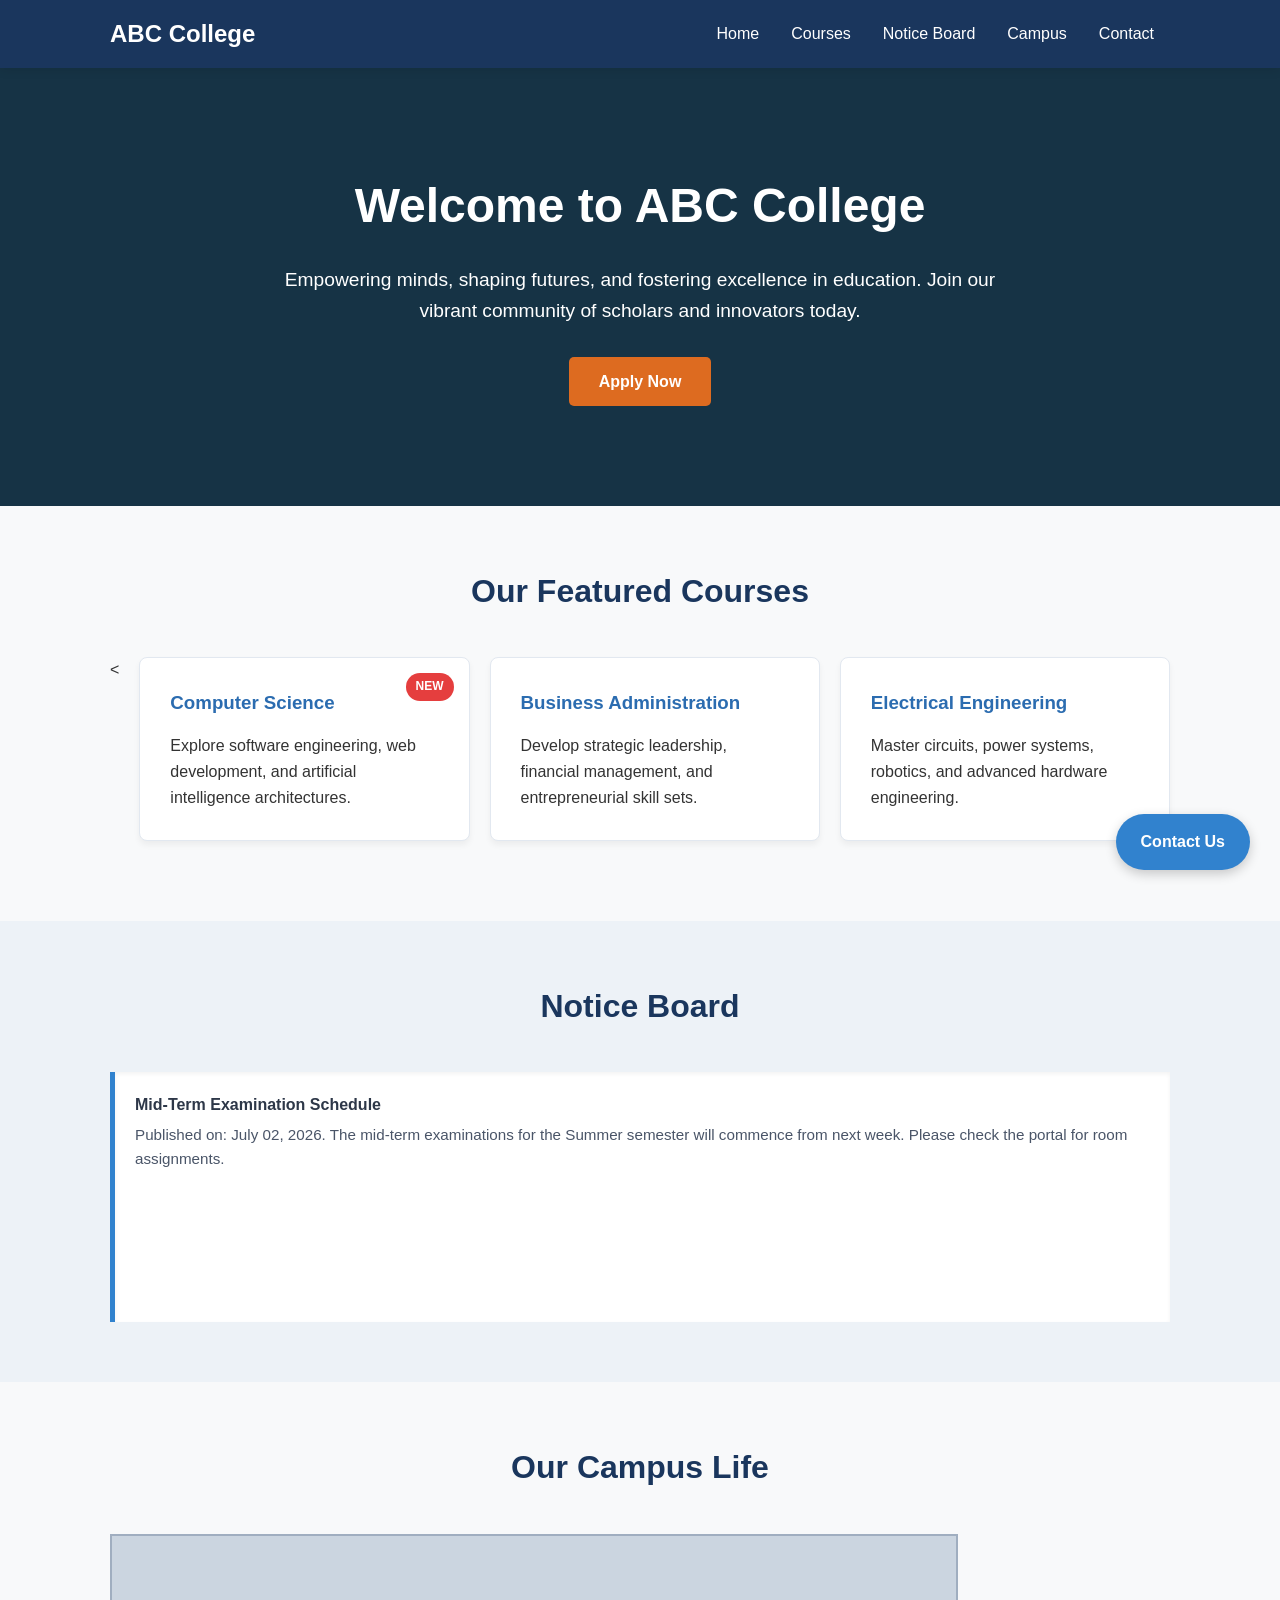
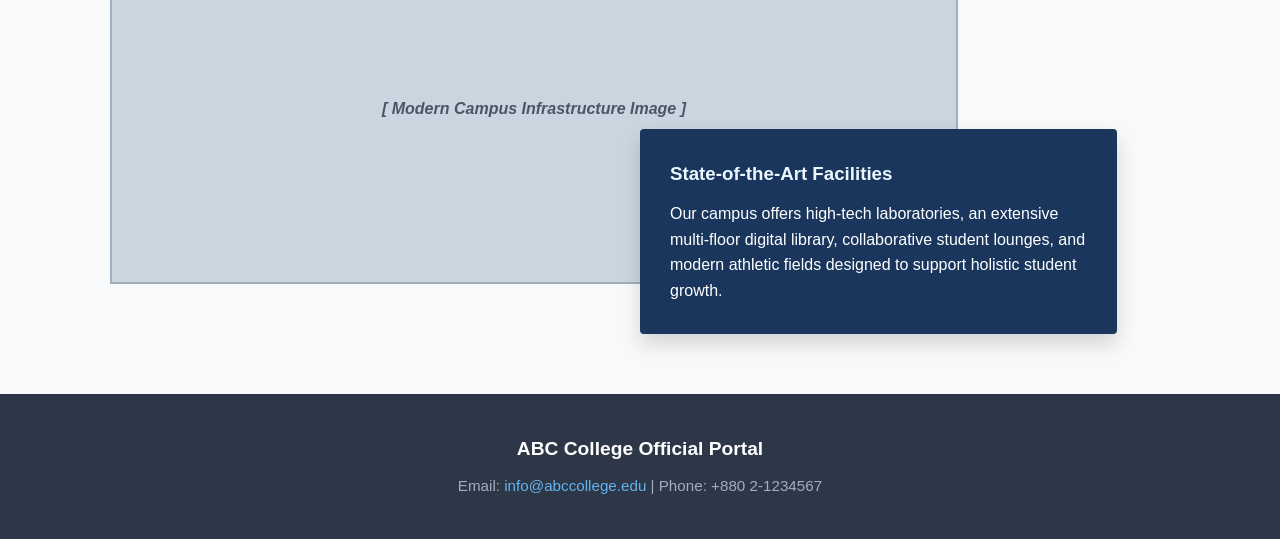
<file: Index.html>
<!DOCTYPE html>
<html lang="en">
<head>
    <meta charset="UTF-8">
    <meta name="viewport" content="width=device-width, initial-scale=1.0">
    <title>ABC College | Homepage</title>
    
    <link rel="stylesheet" href="Style.css">
</head>
<body>

    
    <header id="main-header">
        <div class="container header-flex">
            <h1 class="logo">ABC College</h1>
            <nav>
                <ul class="nav-links">
                    <li><a href="#welcome">Home</a></li>
                    <li><a href="#courses">Courses</a></li>
                    <li><a href="#notice">Notice Board</a></li>
                    <li><a href="#campus">Campus</a></li>
                    <li><a href="#footer">Contact</a></li>
                </ul>
            </nav>
        </div>
    </header>

    
    <section id="welcome" class="welcome-section">
        <div class="container welcome-content">
            <h2>Welcome to ABC College</h2>
            <p>Empowering minds, shaping futures, and fostering excellence in education. Join our vibrant community of scholars and innovators today.</p>
            <a href="#" class="btn btn-primary">Apply Now</a>
        </div>
    </section>

    
    <section id="courses" class="courses-section">
        <div class="container">
            <h2 class="section-title">Our Featured Courses</h2>
            <div class="courses-grid">
                <
                <div class="card">
                    <span class="badge">New</span>
                    <h3>Computer Science</h3>
                    <p>Explore software engineering, web development, and artificial intelligence architectures.</p>
                </div>
                
                <div class="card">
                    <h3>Business Administration</h3>
                    <p>Develop strategic leadership, financial management, and entrepreneurial skill sets.</p>
                </div>
                
                <div class="card">
                    <h3>Electrical Engineering</h3>
                    <p>Master circuits, power systems, robotics, and advanced hardware engineering.</p>
                </div>
            </div>
        </div>
    </section>

    
    <section id="notice" class="notice-section">
        <div class="container">
            <h2 class="section-title">Notice Board</h2>
            <div class="notice-box">
                <div class="notice-item">
                    <h4>Mid-Term Examination Schedule</h4>
                    <p>Published on: July 02, 2026. The mid-term examinations for the Summer semester will commence from next week. Please check the portal for room assignments.</p>
                </div>
                
                
        </div>
    </section>

    
    <section id="campus" class="campus-section">
        <div class="container">
            <h2 class="section-title">Our Campus Life</h2>
            <div class="campus-container">
                <!-- Image Placeholder Block -->
                <div class="campus-image-placeholder">
                    <p class="placeholder-text">[ Modern Campus Infrastructure Image ]</p>
                </div>
                <!-- Overlapping Info Box -->
                <div class="campus-info-box">
                    <h3>State-of-the-Art Facilities</h3>
                    <p>Our campus offers high-tech laboratories, an extensive multi-floor digital library, collaborative student lounges, and modern athletic fields designed to support holistic student growth.</p>
                </div>
            </div>
        </div>
    </section>

    
    <a href="#footer" class="fixed-contact-btn">Contact Us</a>

    
    <footer id="footer">
        <div class="container">
            <p class="footer-college-name">ABC College Official Portal</p>
            <p>Email: <a href="mailto:info@abccollege.edu">info@abccollege.edu</a> | Phone: +880 2-1234567</p>
            
        </div>
    </footer>

</body>
</html>
</file>
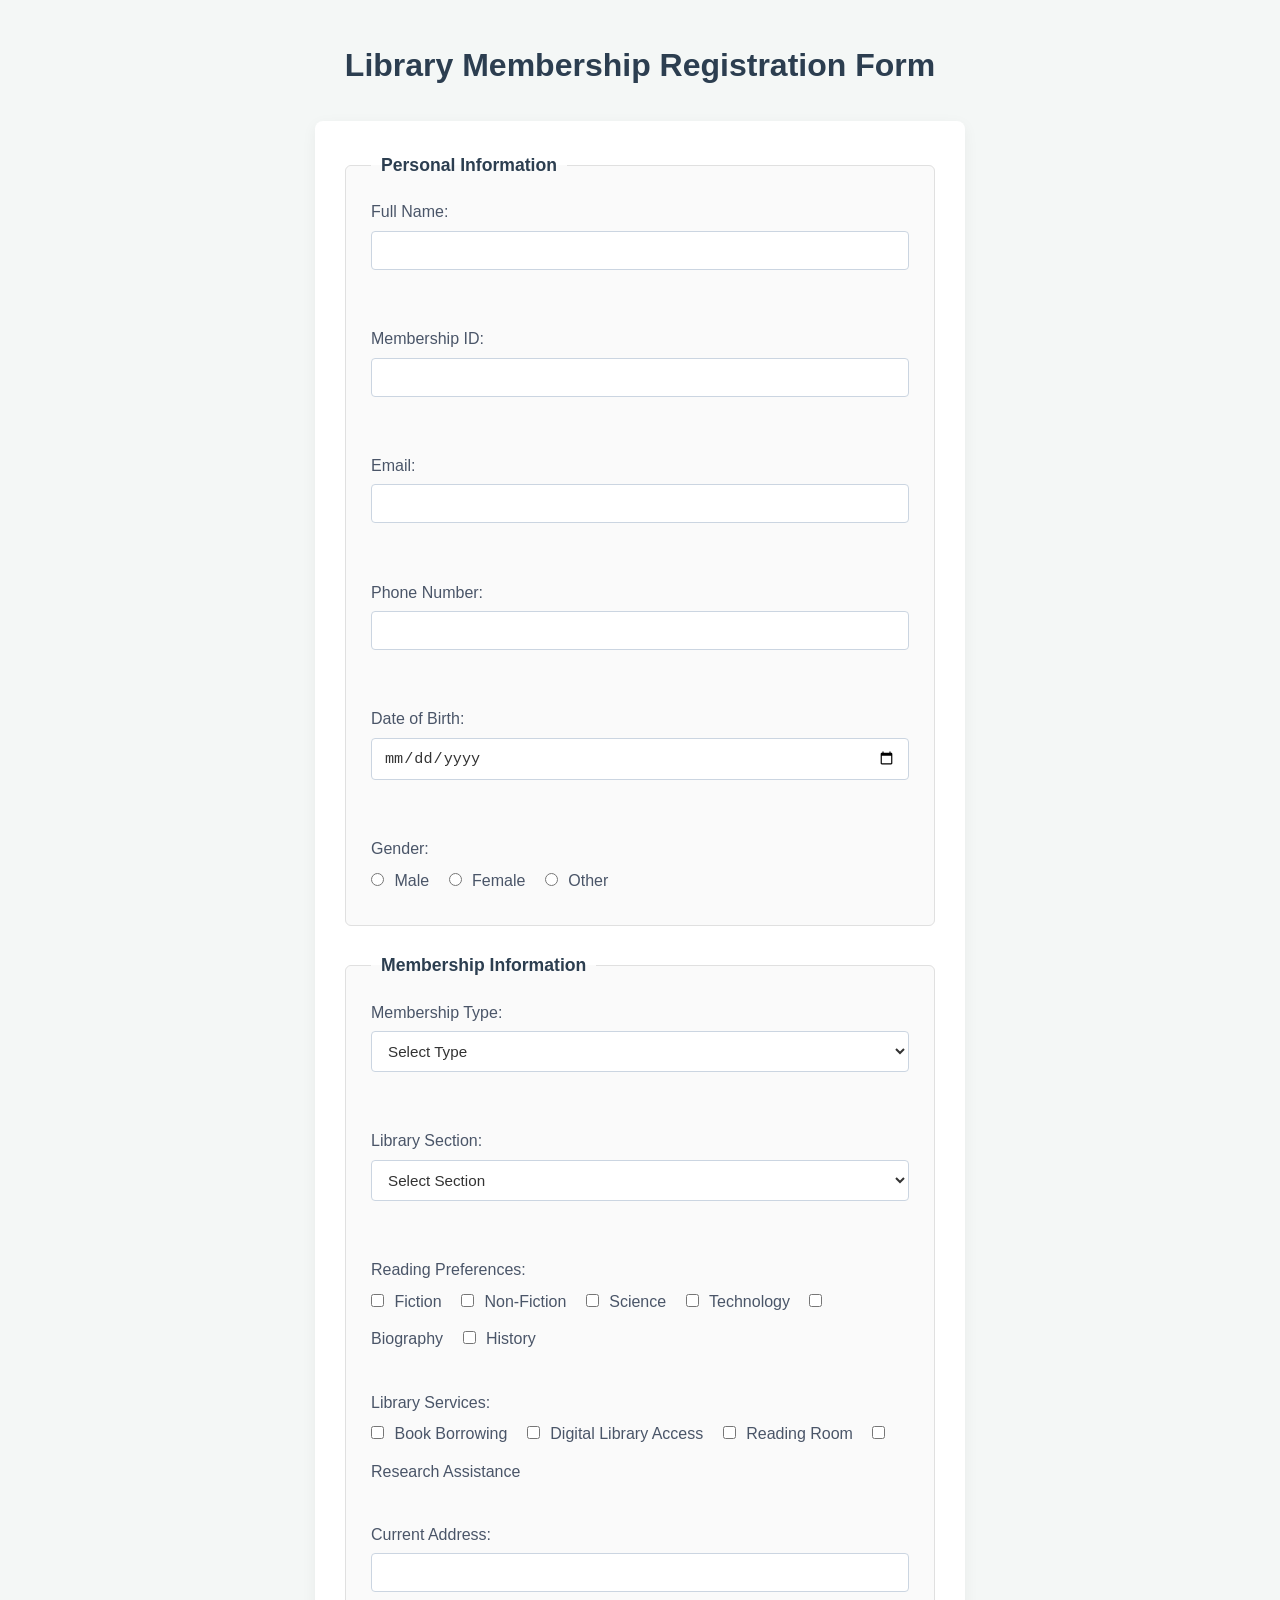
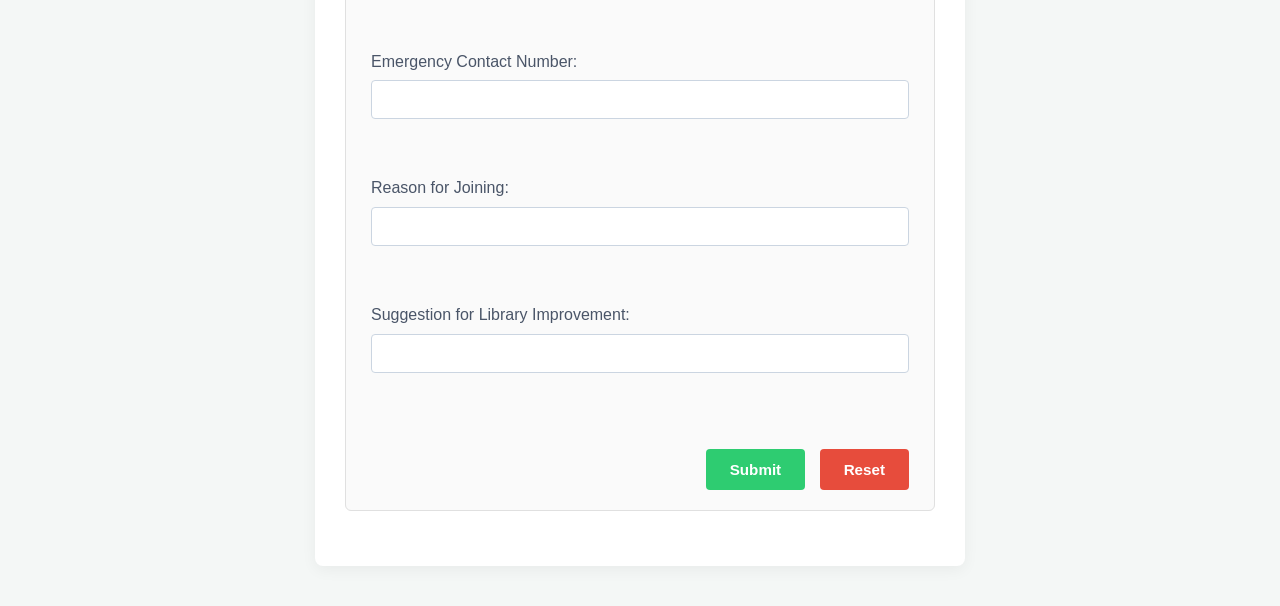
<file: HOME TASK/Index.html>
<!DOCTYPE html>
<html lang="en">
<head>
    <meta charset="UTF-8">
    <meta name="viewport" content="width=device-width, initial-scale=1.0">
    <title>Library Membership Registration Form</title>
    <link rel="stylesheet" href="Stylee.css">
</head>
<body>

    <h1>Library Membership Registration Form</h1>

    <form action="#" method="post">
        
        <fieldset>
            <legend>Personal Information</legend>
            
            <label for="fname">Full Name:</label>
            <input type="text" name="fname" id="fname" required>
            
            <br><br>
            
            <label for="mid">Membership ID:</label>
            <input type="text" name="mid" id="mid" required>
            
            <br><br>
            
            <label for="email">Email:</label>
            <input type="email" name="email" id="email" required>
            
            <br><br>
            
            <label for="phone">Phone Number:</label>
            <input type="tel" name="phone" id="phone" required>
            
            <br><br>
            
            <label for="DoB">Date of Birth:</label>
            <input type="date" name="DoB" id="DoB" required>
            
            <br><br>
            
            <label>Gender:</label><br>
            <input type="radio" name="gender" id="male" value="Male">
            <label for="male">Male</label>
            
            <input type="radio" name="gender" id="female" value="Female">
            <label for="female">Female</label>
            
            <input type="radio" name="gender" id="other" value="Other">
            <label for="other">Other</label>
        </fieldset>

        <fieldset>
            <legend>Membership Information</legend>
            
            <label for="mtype">Membership Type:</label>
            <select name="mtype" id="mtype">
                <option value="">Select Type</option>  
                <option value="student">Student</option>  
                <option value="faculty">Faculty</option>  
                <option value="researcher">Researcher</option>
                <option value="general member">General Member</option>
            </select>
            
            <br><br>
            
            <label for="libsec">Library Section:</label>
            <select name="libsec" id="libsec">
                <option value="">Select Section</option>  
                <option value="scienceandtechnology">Science and Technology</option>  
                <option value="literature">Literature</option>  
                <option value="businesstudies">Business Studies</option>
                <option value="history">History</option>
                <option value="artsandculture">Arts and Culture</option>
            </select>
            
            <br><br>
            
            <label>Reading Preferences:</label><br>
            <input type="checkbox" name="reading_prefs[]" id="fiction" value="Fiction">
            <label for="fiction">Fiction</label>
            
            <input type="checkbox" name="reading_prefs[]" id="nonfiction" value="Non-Fiction">
            <label for="nonfiction">Non-Fiction</label>
            
            <input type="checkbox" name="reading_prefs[]" id="science" value="Science">
            <label for="science">Science</label>
            
            <input type="checkbox" name="reading_prefs[]" id="technology" value="Technology">
            <label for="technology">Technology</label>
            
            <input type="checkbox" name="reading_prefs[]" id="biography" value="Biography">
            <label for="biography">Biography</label>
            
            <input type="checkbox" name="reading_prefs[]" id="history_pref" value="History">
            <label for="history_pref">History</label>
            
            <br><br>

            <label>Library Services:</label><br>
            <input type="checkbox" name="library_services[]" id="book_borrowing" value="Book Borrowing">
            <label for="book_borrowing">Book Borrowing</label>
            
            <input type="checkbox" name="library_services[]" id="digital_access" value="Digital Library Access">
            <label for="digital_access">Digital Library Access</label>
            
            <input type="checkbox" name="library_services[]" id="reading_room" value="Reading Room">
            <label for="reading_room">Reading Room</label>
            
            <input type="checkbox" name="library_services[]" id="research_assistance" value="Research Assistance">
            <label for="research_assistance">Research Assistance</label>
            
            <br><br>

            <label for="curradd">Current Address:</label>
            <input type="text" name="curradd" id="curradd" required>
            
            <br><br>
            
            <label for="emnum">Emergency Contact Number:</label>
            <input type="text" name="emnum" id="emnum" required>
            
            <br><br>
            
            <label for="join">Reason for Joining:</label>
            <input type="text" name="join" id="join" required>
            
            <br><br>
            
            <label for="suggession">Suggestion for Library Improvement:</label>
            <input type="text" name="suggession" id="suggession" required>
            
            <br><br>
            
            <div class="button-container">
                <input type="submit" value="Submit">
                <input type="reset" value="Reset">
            </div>

        </fieldset>

    </form>
</body>
</html>
</file>
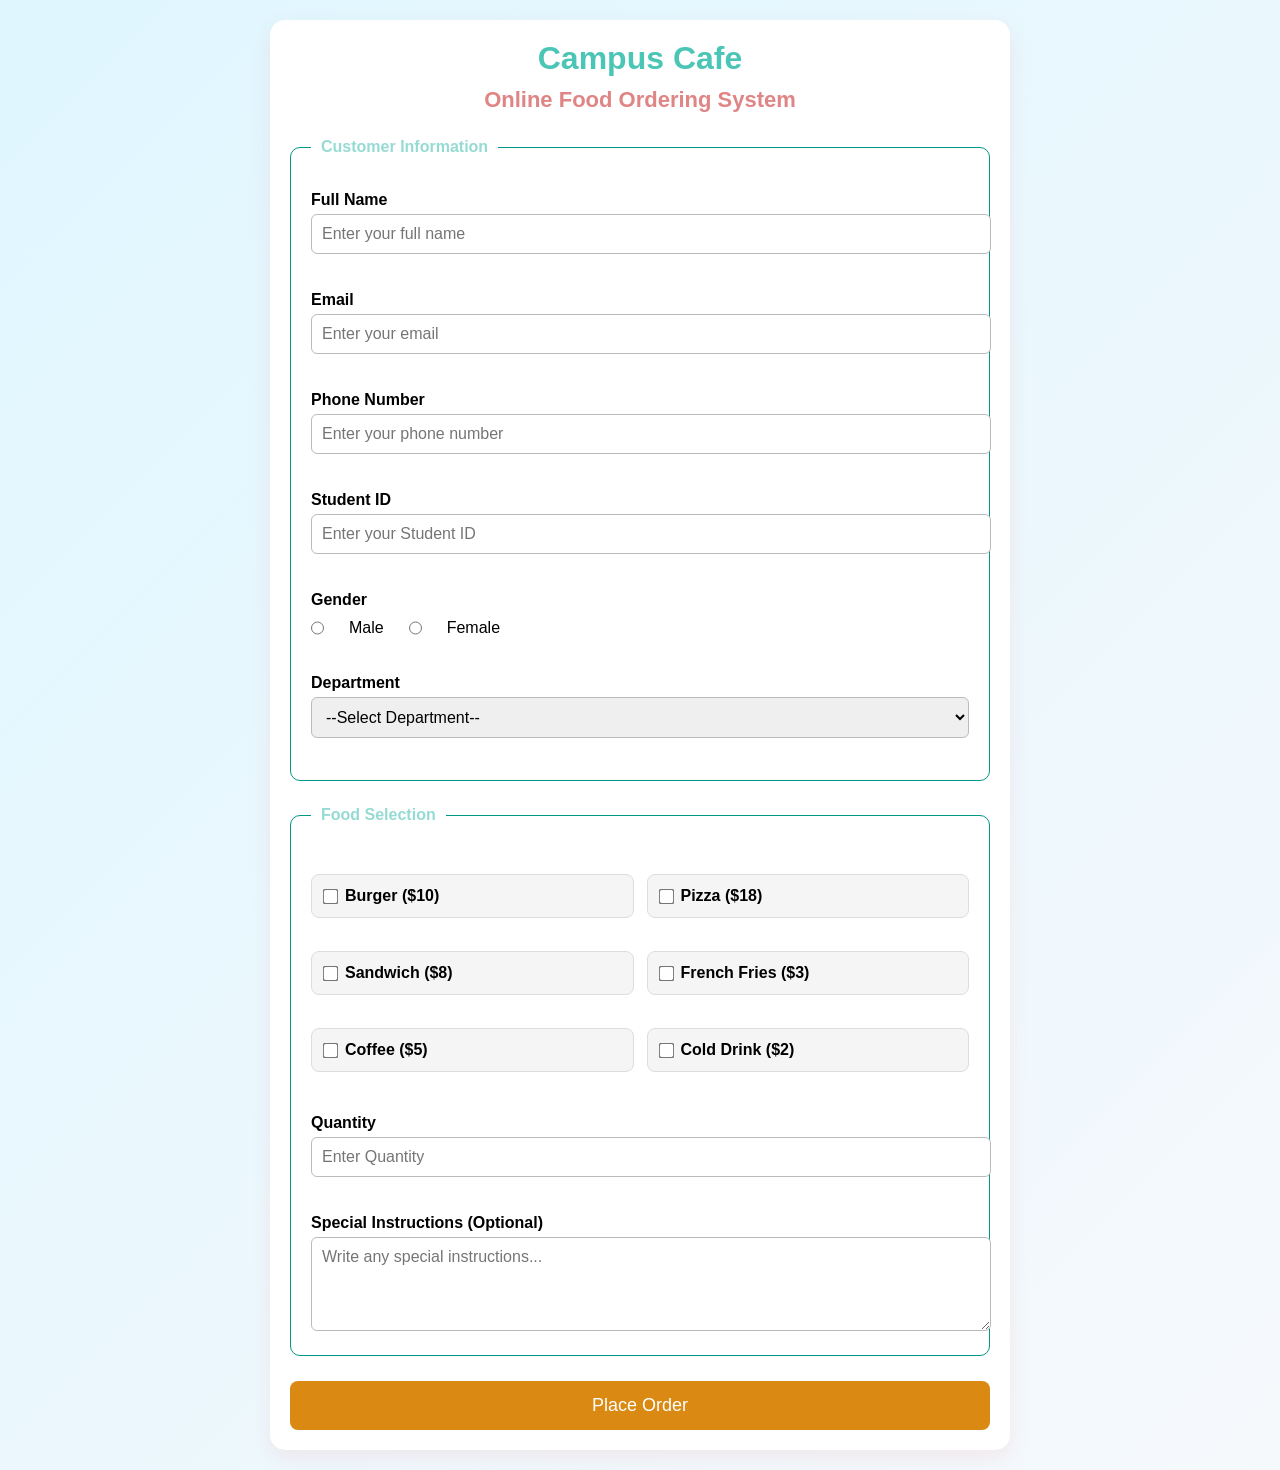
<file: Lab Task Final1/index.html>
<!DOCTYPE html>
<html lang="en">
<head>
    <meta charset="UTF-8">
    <meta name="viewport" content="width=device-width, initial-scale=1.0">
    <title>Campus Café - Online Food Ordering System</title>
    <link rel="stylesheet" href="style.css">
</head>
<body>
 
<div class="container">
 
    <h1>Campus Cafe</h1>
    <h2>Online Food Ordering System</h2>
 
    <form id="orderForm">
 
        <fieldset>
            <legend>Customer Information</legend>
 
            <label>Full Name</label>
            <input type="text" id="name" placeholder="Enter your full name">
            <small class="error" id="nameError"></small>
 
            <label>Email</label>
            <input type="email" id="email" placeholder="Enter your email">
            <small class="error" id="emailError"></small>
 
            <label>Phone Number</label>
            <input type="text" id="phone" placeholder="Enter your phone number">
            <small class="error" id="phoneError"></small>
 
            <label>Student ID</label>
            <input type="text" id="studentId" placeholder="Enter your Student ID">
            <small class="error" id="studentIdError"></small>
 
            <label>Gender</label>
 
            <div class="radio-group">
                <input type="radio" name="gender" id="male" value="Male">
                <label for="male">Male</label>
 
                <input type="radio" name="gender" id="female" value="Female">
                <label for="female">Female</label>
            </div>
 
            <small class="error" id="genderError"></small>
 
            <label>Department</label>
 
            <select id="department">
                <option value="">--Select Department--</option>
                <option value="CSE">CSE</option>
                <option value="EEE">EEE</option>
                <option value="BBA">BBA</option>
                <option value="English">English</option>
                <option value="Other">Other</option>
            </select>
 
            <small class="error" id="departmentError"></small>
 
        </fieldset>
 
        <fieldset>
            <legend>Food Selection</legend>
 
            <div class="food-list">
 
                <label>
                    <input type="checkbox" class="food" value="Burger" data-price="5">
                    Burger ($10)
                </label>
 
                <label>
                    <input type="checkbox" class="food" value="Pizza" data-price="8">
                    Pizza ($18)
                </label>
 
                <label>
                    <input type="checkbox" class="food" value="Sandwich" data-price="4">
                    Sandwich ($8)
                </label>
 
                <label>
                    <input type="checkbox" class="food" value="French Fries" data-price="3">
                    French Fries ($3)
                </label>
 
                <label>
                    <input type="checkbox" class="food" value="Coffee" data-price="2">
                    Coffee ($5)
                </label>
 
                <label>
                    <input type="checkbox" class="food" value="Cold Drink" data-price="2">
                    Cold Drink ($2)
                </label>
 
            </div>
 
            <small class="error" id="foodError"></small>
 
            <label>Quantity</label>
            <input type="number" id="quantity" min="1" placeholder="Enter Quantity">
            <small class="error" id="quantityError"></small>
 
            <label>Special Instructions (Optional)</label>
            <textarea id="instruction" rows="4" placeholder="Write any special instructions..."></textarea>
 
        </fieldset>
 
        <button type="submit">Place Order</button>
 
    </form>
 
    <div id="result"></div>
 
</div>
 
<script src="script.js"></script>
 
</body>
</html>
</file>
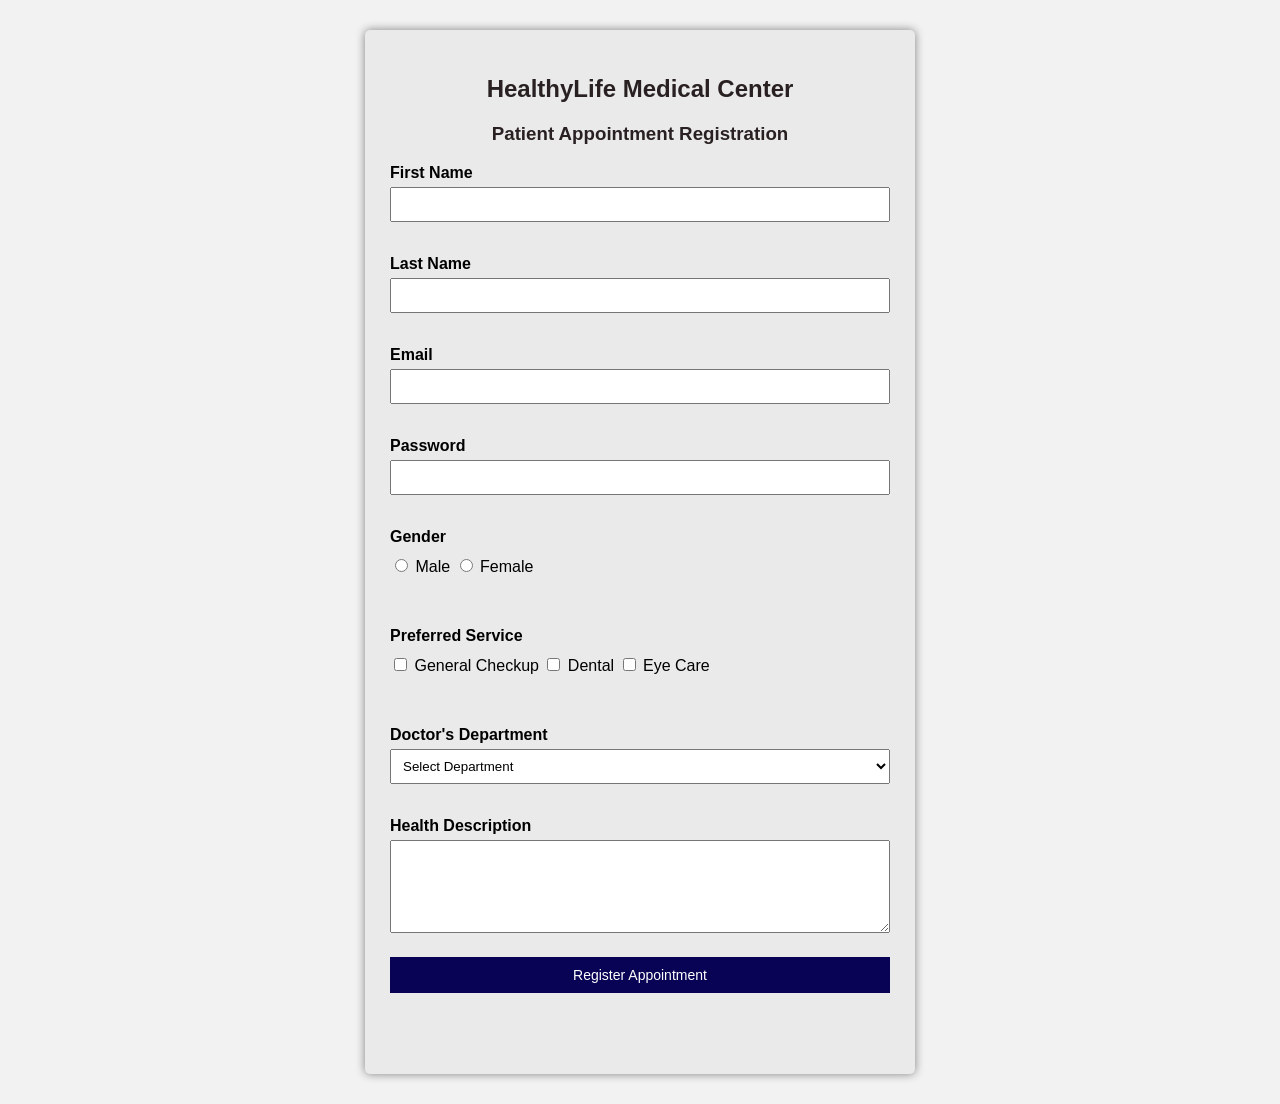
<file: Lab_final_MID/index.html>
<!DOCTYPE html>
<html lang="en">
<head>
    <meta charset="UTF-8">
    <meta name="viewport" content="width=device-width, initial-scale=1.0">
    <title>HealthyLife Medical Center</title>
    <link rel="stylesheet" href="style.css">
</head>
<body>
    <div class="container">
 
    <h2>HealthyLife Medical Center</h2>
    <h3>Patient Appointment Registration</h3>
 
    <form id="appointmentForm">
 
        <label>First Name</label>
        <input type="text" id="fname">
        <small class="error" id="fnameError"></small>
        <br/><br/>
 
        <label>Last Name</label>
        <input type="text" id="lname">
        <small class="error" id="lnameError"></small>
        <br/><br/>
 
        <label>Email</label>
        <input type="email" id="email">
        <small class="error" id="emailError"></small>
        <br/><br/>
 
        <label>Password</label>
        <input type="password" id="password">
        <small class="error" id="passwordError"></small>
        <br/><br/>
 
        <label>Gender</label>
       
        <div class="radio-group">
            <input type="radio" name="gender" value="Male"> Male
            <input type="radio" name="gender" value="Female"> Female
        </div>
        <br/><br/>
 
        <small class="error" id="genderError"></small>
 
        <label>Preferred Service</label>
        <div class="checkbox-group">
            <input type="checkbox" class="service" value="General Checkup"> General Checkup
            <input type="checkbox" class="service" value="Dental"> Dental
            <input type="checkbox" class="service" value="Eye Care"> Eye Care
        </div>
        <br/><br/>
 
        <small class="error" id="serviceError"></small>
 
        <label>Doctor's Department</label>
 
        <select id="department">
            <option value="">Select Department</option>
            <option>Cardiology</option>
            <option>Neurology</option>
            <option>Orthopedics</option>
            <option>Dermatology</option>
        </select>
        <br/><br/>
 
        <small class="error" id="departmentError"></small>
 
        <label>Health Description</label>
 
        <textarea id="description" rows="5"></textarea>
        <small class="error" id="descriptionError"></small>
        <button type="submit">Register Appointment</button>
    </form>
    <br/><br/>
 
    <h3 id="successMessage"></h3>
</div>
<script src="script.js"></script>

</body>
</html>
</file>
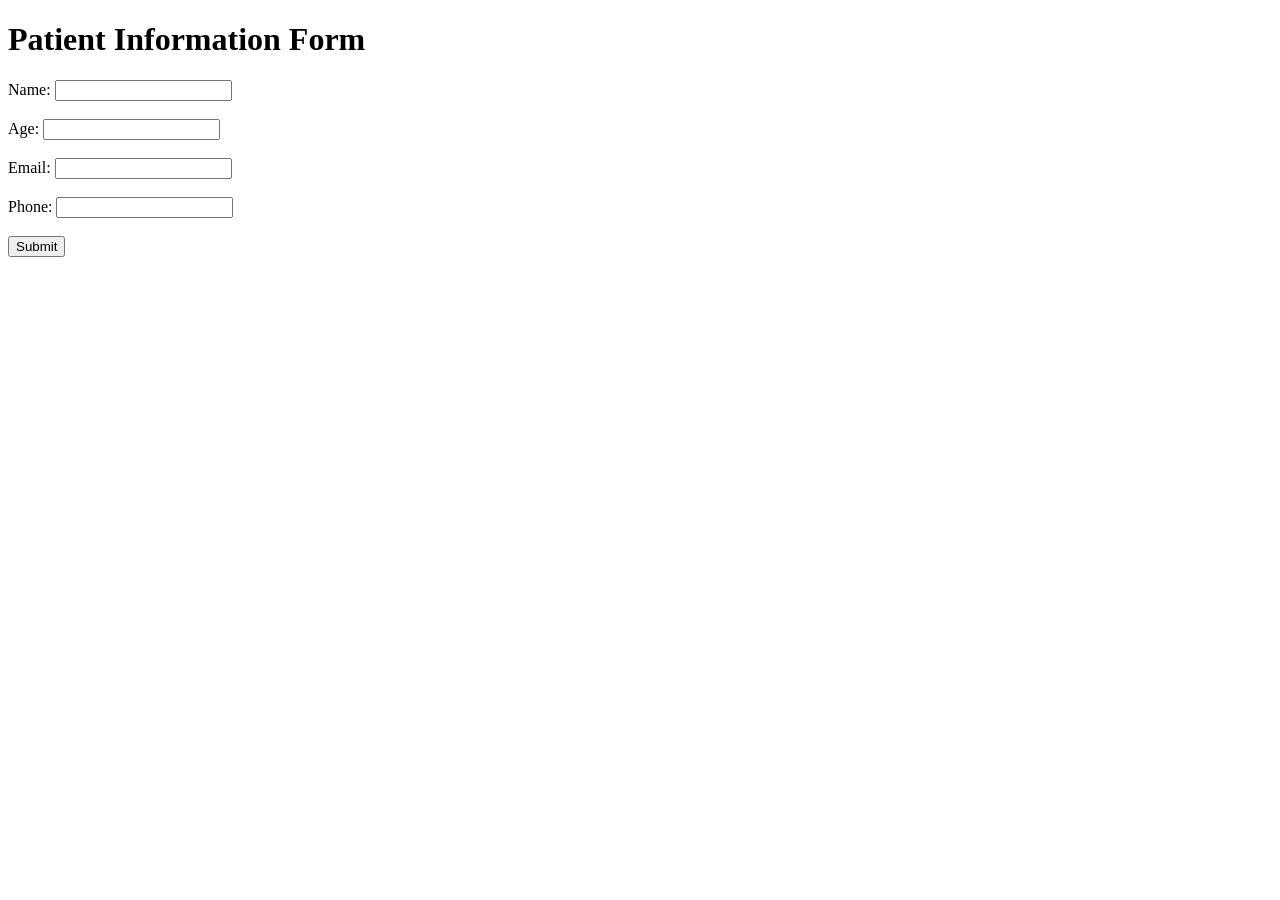
<file: Patient Form.html>
<!DOCTYPE html>
<html lang="en">
<head>
    <meta charset="UTF-8">
    <meta name="viewport" content="width=device-width, initial-scale=1.0">
    <title>Document</title>
</head>
<body>
    <h1>Patient Information Form</h1>
    <form>
        <label for="name">Name:</label>
        <input type="text" id="name" name="name" required><br><br>

        <label for="age">Age:</label>
        <input type="number" id="age" name="age" required><br><br>

        <label for="email">Email:</label>
        <input type="email" id="email" name="email" required><br><br>

        <label for="phone">Phone:</label>
        <input type="tel" id="phone" name="phone" required><br><br>

        <input type="submit" value="Submit">
    </form>
</body>
</html>
</file>
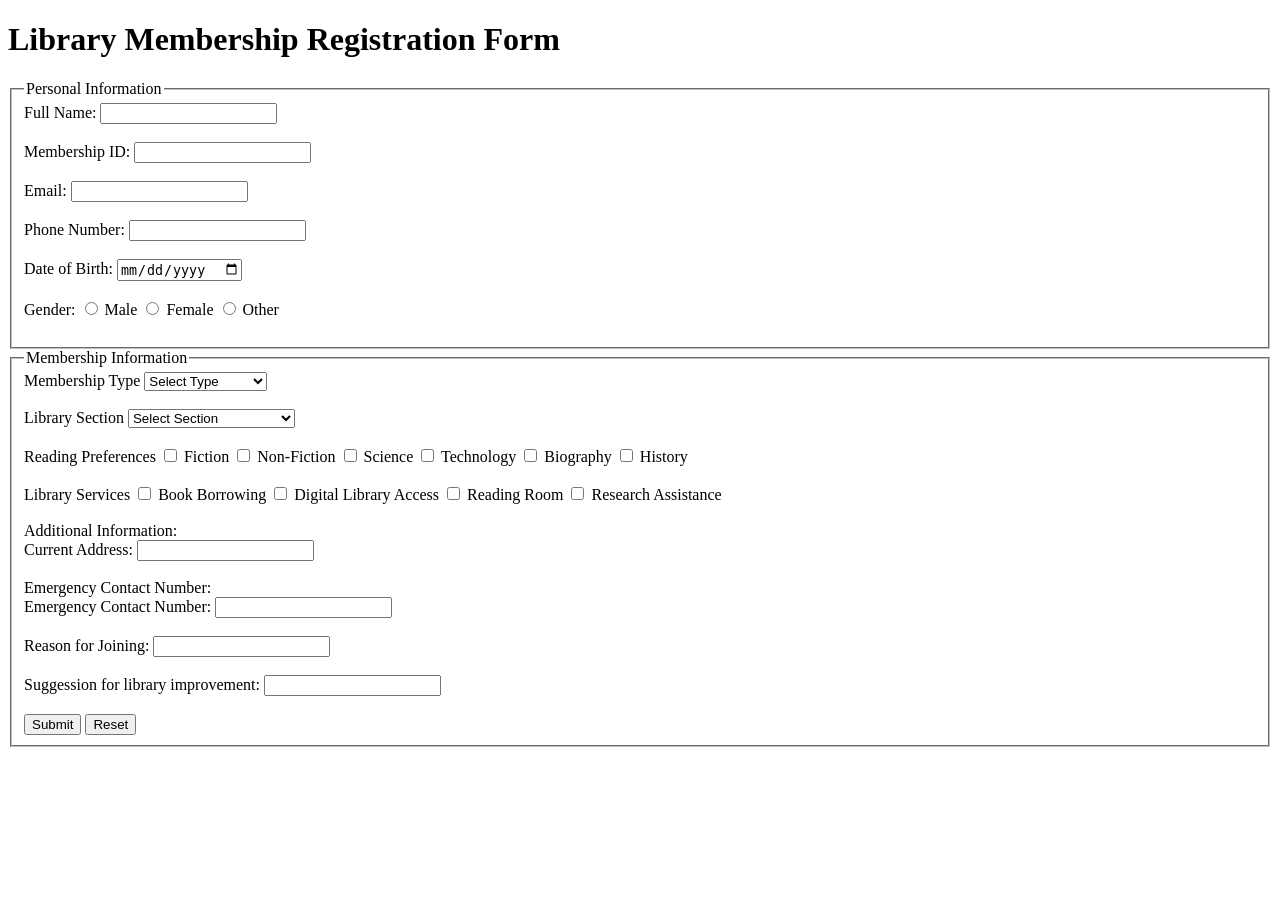
<file: gitlabtask/Midtask 1.html>
<!DOCTYPE html>
<html lang="en">
<head>
    <meta charset="UTF-8">
    <meta name="viewport" content="width=device-width, initial-scale=1.0">
    <title>Document</title>
</head>
<body>
    <h1>Library Membership Registration Form</h1>
    <form action="#" method="post">
        <fieldset>
            <legend>Personal Information</legend>
            <label for="fname">Full Name:</label>
            <input type="text" name="fname" id="fname" required>
            <br/> <br/>
            <label for="mid">Membership ID:</label>
            <input type="text" name="mid" id="mid" required>
            <br/> <br/>
            <label for="email">Email:</label>
            <input type="email" name="email" id="email" required>
            <br/> <br/>
            <label for="phone">Phone Number:</label>
            <input type="tel" name="phone" id="phone" required>
            <br/> <br/>
            <label for="DoB">Date of Birth:</label>
            <input type="date" name="DoB" id="DoB" required>
            <br/> <br/>
            <label for="gender">Gender:</label>
            <input type="radio" name="gender" id="male" value="Male">
            <label for="male">Male</label>
            <input type="radio" name="gender" id="female" value="Female">
            <label for="male">Female</label>
            <input type="radio" name="gender" id="other" value="Other">
            <label for="other">Other</label>
            <br/> <br/>

        </fieldset>

        <fieldset>
            <legend>Membership Information</legend>
            <label for="mtype">Membership Type</label>
            <select name="mtype" id="mtype">
                <option value="">Select Type</option>  
                <option value="student">Student</option>  
                <option value="faculty">Faculty</option>  
                <option value="researcher">Researcher</option>
                <option value="general member">General Member</option>
            </select>
            <br/> <br/>
            <label for="libsec">Library Section</label>
            <select name="libsec" id="libsec">
                <option value="">Select Section</option>  
                <option value="scienceandtechnology">Science and Technology</option>  
                <option value="literature">Literature</option>  
                <option value="businesstudies">Business Studies</option>
                <option value="history">History</option>
                <option value="artsandculture">Arts and Culture</option>
            </select>
            <br/> <br/>
             <lebel for="Reading Preferences">Reading Preferences</lebel>
            <input type="checkbox" name="Reading Preferences" id="fiction" value="Fiction">
            <label for="fiction">Fiction</label>
            <input type="checkbox" name="Reading Preferences" id="nonfiction" value="Non-Fiction">
            <label for="nonfiction">Non-Fiction</label>
            <input type="checkbox" name="Reading Preferences" id="Science" value="Science">
            <label for="Science">Science</label>
            <input type="checkbox" name="Reading Preferences" id="Technology" value="Technology">
            <label for="Technology">Technology</label>
            <input type="checkbox" name="Reading Preferences" id="Biography" value="Biography">
            <label for="Biography">Biography</label>
            <input type="checkbox" name="Reading Preferences" id="History" value="History">
            <label for="History">History</label>
            <br/> <br/>

            <lebel for="Library Services">Library Services</lebel>
            <input type="checkbox" name="Library Services" id="Book Borrowing" value="Book Borrowing">
            <label for="Book Borrowing">Book Borrowing</label>
            <input type="checkbox" name="Library Services" id="Digital Library Access" value="Digital Library Access">
            <label for="Digital Library Access">Digital Library Access</label>
            <input type="checkbox" name="Library Services" id="Reading Room" value="Reading Room">
            <label for="Reading Room">Reading Room</label>
            <input type="checkbox" name="Library Services" id="Research Assistance" value="Research Assistance">
            <label for="Research Assistance">Research Assistance</label>
            <br/> <br/>

            <label for="addinfo">Additional Information:</label><br/>
             <label for="curradd">Current Address:</label>
            <input type="text" name="curradd" id="curradd" required>
            <br/> <br/>
            <label for="emnum">Emergency Contact Number:</label><br/>
             <label for="emnum">Emergency Contact Number:</label>
            <input type="text" name="emnum" id="emnum" required>
            <br/> <br/>
           
             <label for="join">Reason for Joining:</label>
            <input type="text" name="join" id="join" required>
            <br/> <br/>
           
             <label for="suggession">Suggession for library improvement:</label>
            <input type="text" name="suggession" id="suggession" required>
            <br/> <br/>
           
            <input type="submit" value="Submit">
            <input type="reset" value="Reset">
 

            

        </fieldset>

                

    </form>
</body>
</html>
</file>
<file: Style.css>
* {
    margin: 0;
    padding: 0;
    box-sizing: border-box;
    font-family: Arial, Helvetica, sans-serif;
}

body {
    background-color: #f8f9fa;
    color: #333333;
    line-height: 1.6;
}

.container {
    width: 100%;
    max-width: 1100px; 
    margin: 0 auto;
    padding: 0 20px;
}

h2 {
    color: #1a365d;
}

.section-title {
    text-align: center;
    margin-bottom: 40px;
    font-size: 2rem;
    position: relative;
}

#main-header {
    background-color: #1a365d;
    padding: 15px 0;
    position: sticky; 
    top: 0;
    z-index: 1000; 
    box-shadow: 0 2px 10px rgba(0, 0, 0, 0.1);
}

.header-flex {
    display: flex;
    justify-content: space-between;
    align-items: center;
}

.logo {
    color: #ffffff;
    font-size: 1.5rem;
    font-weight: bold;
}

.nav-links {
    list-style: none;
    display: flex;
}

.nav-links li {
    display: inline-block; 
}

.nav-links a {
    color: #ffffff;
    text-decoration: none;
    padding: 8px 16px;
    font-weight: 500;
    transition: color 0.3s ease;
}

.nav-links a:hover {
    color: #3182ce;
}

.welcome-section {
    background: #163345;
    color: #ffffff;
    padding: 100px 0;
    text-align: center;
}

.welcome-content {
    max-width: 800px;
    margin: 0 auto;
}

.welcome-content h2 {
    color: #ffffff;
    font-size: 3rem;
    margin-bottom: 20px;
}

.welcome-content p {
    font-size: 1.2rem;
    margin-bottom: 30px;
}

.btn {
    display: inline-block;
    text-decoration: none;
    padding: 12px 30px;
    font-weight: bold;
    border-radius: 5px;
    transition: background 0.3s ease;
}

.btn-primary {
    background-color: #dd6b20;
    color: #ffffff;
    border: none; 
}

.btn-primary:hover {
    background-color: #c05621;
}

.courses-section {
    padding: 60px 0;
}

.courses-grid {
    display: flex;
    gap: 20px;
    justify-content: space-between;
    flex-wrap: wrap;
}

.card {
    background: #ffffff;
    flex: 1;
    min-width: 280px;
    padding: 30px; 
    margin-bottom: 20px; 
    border: 1px solid #e2e8f0;
    border-radius: 8px;
    position: relative; 
    box-shadow: 0 4px 6px rgba(0,0,0,0.05);
}

.card h3 {
    margin-bottom: 15px;
    color: #2b6cb0;
}

.badge {
    position: absolute; 
    top: 15px;
    right: 15px;
    background-color: #e53e3e;
    color: white;
    font-size: 0.75rem;
    font-weight: bold;
    padding: 4px 10px;
    border-radius: 20px;
    text-transform: uppercase;
}

.notice-section {
    padding: 60px 0;
    background-color: #edf2f7;
}

.notice-box {
    background: #ffffff;
    border-left: 5px solid #3182ce;
    padding: 20px;
    height: 250px; 
    overflow-y: scroll; 
    box-shadow: inset 0 2px 4px rgba(0,0,0,0.05);
}

.notice-item {
    padding-bottom: 15px;
    margin-bottom: 15px;
    border-bottom: 1px dashed #cbd5e0;
}

.notice-item:last-child {
    border-bottom: none;
    margin-bottom: 0;
    padding-bottom: 0;
}

.notice-item h4 {
    color: #2d3748;
    margin-bottom: 5px;
}

.notice-item p {
    font-size: 0.95rem;
    color: #4a5568;
}

.campus-section {
    padding: 60px 0;
}

.campus-container {
    position: relative; 
    height: 400px;
    margin-top: 20px;
}

.campus-image-placeholder {
    width: 80%;
    height: 350px;
    background-color: #cbd5e0;
    border: 2px solid #a0aec0;
    display: flex;
    align-items: center;
    justify-content: center;
    position: absolute;
    left: 0;
    top: 0;
}

.placeholder-text {
    color: #4a5568;
    font-weight: bold;
    font-style: italic;
}

.campus-info-box {
    position: absolute;
    right: 5%;
    bottom: 0;
    width: 45%;
    background-color: #1a365d;
    color: #ffffff;
    padding: 30px;
    border-radius: 4px;
    box-shadow: 0 10px 20px rgba(0,0,0,0.15);
    z-index: 10; 
} 

.campus-info-box h3 {
    margin-bottom: 12px;
    color: #ebf8ff;
}

.fixed-contact-btn {
    position: fixed; 
    bottom: 30px;
    right: 30px;
    background-color: #3182ce;
    color: #ffffff;
    padding: 15px 25px;
    text-decoration: none;
    font-weight: bold;
    border-radius: 50px;
    box-shadow: 0 4px 12px rgba(0, 0, 0, 0.2);
    z-index: 999; 
    transition: transform 0.2s ease, background-color 0.2s;
}

.fixed-contact-btn:hover {
    background-color: #2b6cb0;
    transform: scale(1.05);
}


#footer {
    background-color: #2d3748;
    color: #a0aec0;
    padding: 40px 0;
    text-align: center;
    font-size: 0.95rem;
}

.footer-college-name {
    color: #ffffff;
    font-size: 1.2rem;
    font-weight: bold;
    margin-bottom: 10px;
}

#footer a {
    color: #63b3ed;
    text-decoration: none;
}

#footer a:hover {
    text-decoration: underline;
}

.copyright {
    margin-top: 25px;
    font-size: 0.85rem;
}
</file>
<file: HOME TASK/Stylee.css>
* {
    box-sizing: border-box;
    margin: 0;
    padding: 0;
}

body {
    font-family: 'Segoe UI', Tahoma, Geneva, Verdana, sans-serif;
    background-color: #f4f7f6; 
    color: #333;
    line-height: 1.6;
    padding: 40px 20px;
}

h1 {
    text-align: center;
    color: #2c3e50;
    margin-bottom: 30px;
    font-size: 2rem;
}

form {
    max-width: 650px;
    margin: 0 auto;
    background: #ffffff; 
    padding: 30px;
    border-radius: 8px;
    box-shadow: 0 4px 15px rgba(0, 0, 0, 0.05); 
}

fieldset {
    border: 1px solid #e0e0e0;
    border-radius: 6px;
    padding: 20px 25px;
    margin-bottom: 25px;
    background-color: #fafafa;
}

legend {
    font-weight: 600;
    color: #2c3e50;
    padding: 0 10px;
    font-size: 1.1rem;
}

label {
    display: inline-block;
    margin-bottom: 6px;
    font-weight: 500;
    color: #4a5568;
}

input[type="text"],
input[type="email"],
input[type="tel"],
input[type="date"],
select {
    width: 100%;
    padding: 10px 12px;
    border: 1px solid #cbd5e1;
    border-radius: 4px;
    background-color: #fff;
    font-size: 0.95rem;
    color: #333;
    transition: border-color 0.2s, box-shadow 0.2s;
    display: block; 
    margin-bottom: 5px;
}
input[type="text"]:focus,
input[type="email"]:focus,
input[type="tel"]:focus,
input[type="date"]:focus,
select:focus {
    outline: none;
    border-color: #3498db;
    box-shadow: 0 0 0 3px rgba(52, 152, 219, 0.15);
}

input[type="radio"],
input[type="checkbox"] {
    margin-right: 6px;
    cursor: pointer;
    accent-color: #3498db; 
}
input[type="radio"] + label,
input[type="checkbox"] + label {
    display: inline-block;
    margin-right: 15px;
    margin-bottom: 12px;
    font-weight: 400;
    cursor: pointer;
}

.button-container {
    text-align: right;
    margin-top: 20px;
}

input[type="submit"],
input[type="reset"] {
    padding: 12px 24px;
    font-size: 0.95rem;
    font-weight: 600;
    border: none;
    border-radius: 4px;
    cursor: pointer;
    transition: background-color 0.2s, transform 0.1s;
    margin-left: 10px;
}

input[type="submit"] {
    background-color: #2ecc71;
    color: #fff;
}

input[type="submit"]:hover {
    background-color: #27ae60;
}

input[type="submit"]:active {
    transform: scale(0.98);
}

input[type="reset"] {
    background-color: #e74c3c;
    color: #fff;
}

input[type="reset"]:hover {
    background-color: #c0392b;
}

input[type="reset"]:active {
    transform: scale(0.98);
}
</file>
<file: Lab Task Final1/style.css>
*{
    margin:0;
    padding:0;
    font-family:Arial, Helvetica, sans-serif;
}
 
body{
    background:linear-gradient(135deg,#dff6ff,#f6f9fc);
    display:flex;
    justify-content:center;
    align-items:center;
    min-height:100vh;
    padding:20px;
}
 
.container{
    width:100%;
    max-width:700px;
    background:#ffffff;
    padding:20px;
    border-radius:15px;
    box-shadow:0 8px 20px rgba(236, 170, 170, 0.2);
}
 
h1{
    text-align:center;
    color:#4ac5b6;
    margin-bottom:10px;
}
 
h2{
    text-align:center;
    color:#e08585;
    margin-bottom:25px;
    font-size:22px;
}
 
fieldset{
    border:1px solid #009688;
    border-radius:10px;
    padding:20px;
    margin-bottom:25px;
}
 
legend{
    font-weight:bold;
    color:#96dbd3;
    padding:0 10px;
}
 
label{
    display:block;
    margin-top:15px;
    margin-bottom:5px;
    font-weight:bold;
}
input[type="text"],
input[type="email"],
input[type="number"],select,
textarea{
    width:100%;
    padding:10px;
    border:1px solid #bbb;
    border-radius:6px;
    font-size:16px;
    transition:.3s;
}
input:focus,
select:focus,
textarea:focus{
    outline:none;
    border-color:#009688;
    box-shadow:0 0 8px rgba(172, 203, 200, 0.4);
}
 
.radio-group{
    display:flex;
    gap:25px;
    margin-top:10px;
}
 
.radio-group label{
    margin:0;
    font-weight:normal;
}
 
.food-list{
    display:grid;
    grid-template-columns:repeat(2,1fr);
    gap:13px;
    margin-top:15px;
}
 
.food-list label{
    display:flex;
    align-items:center;
    gap:8px;
    background:#f5f5f5;
    padding:12px;
    border-radius:8px;
    cursor:pointer;
    transition:.3s;
    border:1px solid #ddd;
}
 
.food-list label:hover{
    background:#009688;
    color:white;
    transform:scale(1.03);
}
 
.food-list input{
    transform:scale(1.2);
}
 
textarea{
    resize:vertical;
}
 
button{
    width:100%;
    padding:14px;
    background:#da8a12;
    color:white;
    border:none;
    border-radius:8px;
    font-size:18px;
    cursor:pointer;
    transition:.3s;
}
 
button:hover{
    background:#3bd7c5;
}
 
.error{
    display:block;
    color:red;
    font-size:14px;
    margin-top:4px;
    min-height:18px;
}
 
#result{
    margin-top:30px;
    background:#e8f5e9;
    border-left:6px solid rgb(28, 228, 28);
    padding:20px;
    border-radius:8px;
    display:none;
    line-height:1.8;
}
 
#result h3{
    color:rgb(21, 90, 193);
    margin-bottom:10px;
}
 
#result ul{
    margin-left:20px;
}
</file>
<file: Lab_final_MID/style.css>
body{
    font-family: Arial, sans-serif;
    background:#f2f2f2;
}
 
.container{
    width:500px;
    margin:30px auto;
    background:rgb(235, 234, 234);
    padding:25px;
    border-radius:5px;
    box-shadow:0 0 10px gray;
}
 
h2,h3{
    text-align:center;
    color: rgb(41, 33, 33);
}
 
label{
    display:block;
    margin-top:15px;
    font-weight:bold;
}
 
input,select,textarea{
    width:100%;
    padding:8px;
    margin-top:5px;
    box-sizing:border-box;
}
 
.radio-group,.checkbox-group{
    margin-top:8px;
}
 
.radio-group input,
.checkbox-group input{
    width:auto;
}
 
button{
    width:100%;
    margin-top:20px;
    padding:10px;
    background:rgb(9, 3, 86);
    color:white;
    border:none;
    font-size:14px;
    cursor:pointer;
}
 
.error{
    color:red;
    font-size:13px;
}
 
#successMessage{
    color:rgb(3, 150, 3);
    text-align:center;
    margin-top:20px;
}
</file>
